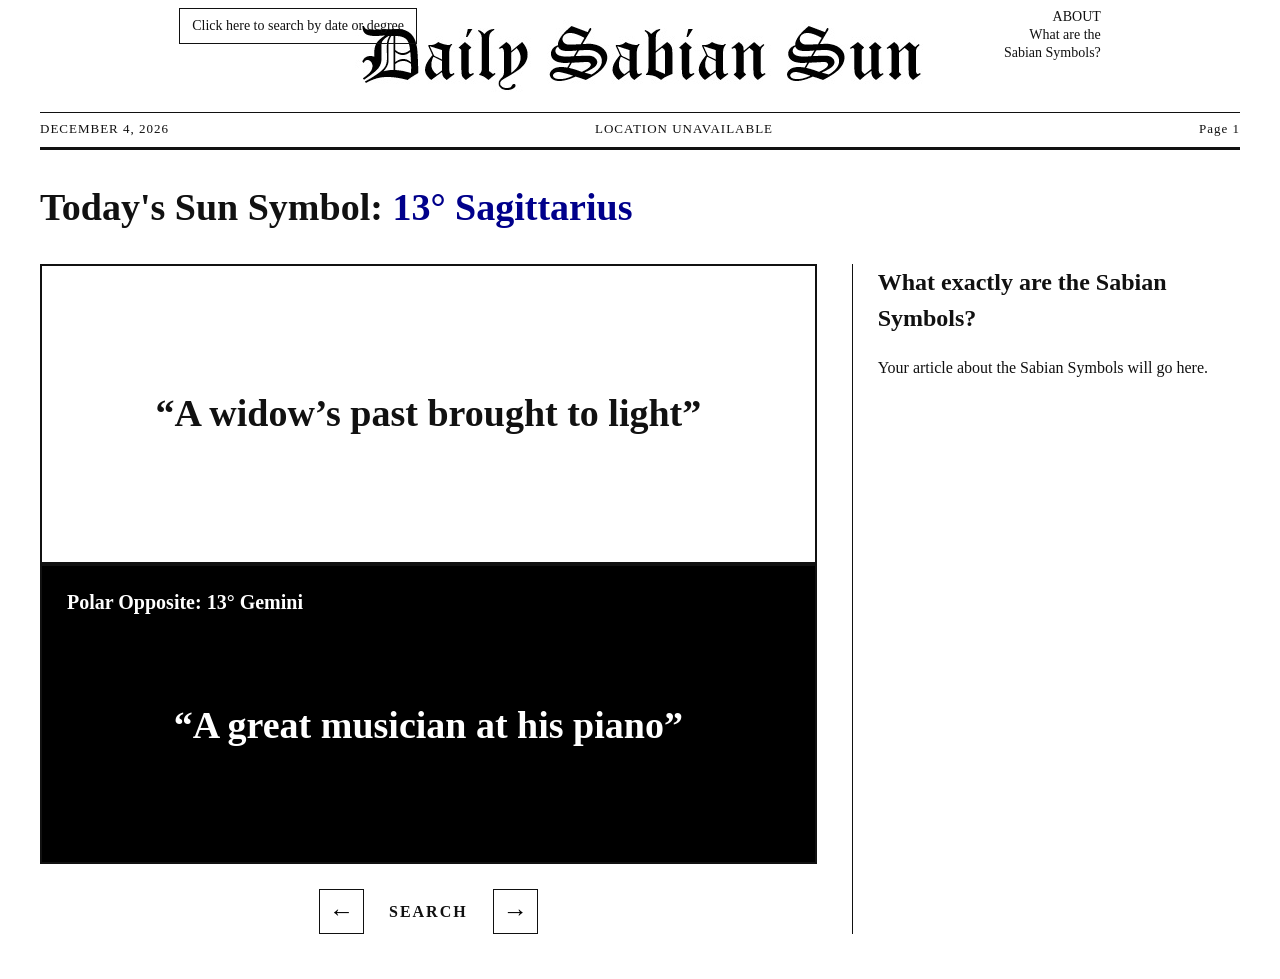
<file: index.html>
<!DOCTYPE html>
<html lang="en">
<head>
    
    <meta charset="UTF-8">
    <meta name="viewport" content="width=device-width, initial-scale=1.0">

    <title>Daily Sabian Sun</title>
    <link rel="icon" href="favicon.ico" type="image/ico">

    <link rel="stylesheet" href="style.css">
</head>

<body>

    <header class="newspaper-header">

        <div class="search-link">
            <a href="search.html" class="search-button">
                Click here to search by date or degree
            </a>
        </div>

        <div class="title-area">
            <img src="title.jpg" alt="Daily Sabian Sun" class="title-image">
        </div>

        <div class="about">
            ABOUT<br>
            <a href="#">What are the<br>Sabian Symbols?</a>
        </div>

        <div class="header-line">
            <span id="header-date"></span>
            <span id="visitor-location">VISITOR LOCATION</span>
            <span>Page 1</span>
        </div>

    </header>


    <main>

        <section class="daily-information">
            <h2 id="sun-symbol-title">Today's Sun Symbol: <span id="sun-symbol-degree"></span>
            </h2>

        </section>


        <section class="content-area">

            <div class="phrase-column">

                <!-- Today's Sun Symbol -->
                <section class="symbol-box sun-symbol">
                    <p id="sun-symbol-phrase" class="sabian-phrase"></p>
                </section>

                <!-- Polar Opposite Symbol -->
                <section class="symbol-box opposite-symbol">
                    <h2 id="opposite-symbol-title">Polar Opposite: <span id="opposite-symbol-degree"></span></h2>

                    <p id="opposite-symbol-phrase" class="sabian-phrase"></p>
                </section>

                <!-- Day Navigation -->
                <nav class="day-navigation">
                    <button type="button" id="previous-day" aria-label="Previous day">←</button>
                    <span>SEARCH</span>
                    <button type="button" id="next-day" aria-label="Next day">→</button>
                </nav>

            </div>

            <aside class="article">
                <h2>What exactly are the Sabian Symbols?</h2>
                <p>
                    Your article about the Sabian Symbols will go here.
                </p>
            </aside>

        </section>

    </main>

    <script src="symbols.js"></script>
    <script src="script.js"></script>

</body>
</html>
</file>
<file: style.css>
/* ------------------------------
   BASIC PAGE
   ------------------------------ */

   /* ==============================
   FONT SETTINGS
   Change these to test fonts
   ============================== */

:root {
    --title-font: Georgia, "Times New Roman", serif;
    --body-font: Georgia, "Times New Roman", serif;
    --headline-font: Georgia, "Times New Roman", serif;
    --phrase-font: Georgia, "Times New Roman", serif;
    --article-font: Georgia, "Times New Roman", serif;
}

* {
    box-sizing: border-box;
}

body {
    margin: 0;
    padding: 20px;
    background: #ffffff;
    color: #111111;
    font-family: Georgia, "Times New Roman", serif;
}


/* ------------------------------
   NEWSPAPER HEADER
   ------------------------------ */

.newspaper-header {
    max-width: 1200px;
    margin: 0 auto;
    border-bottom: 3px solid #111111;
    padding-bottom: 10px;
}

.title-area {
    text-align: center;
}

.title-area h1 {
    margin: 0;
    font-family: "Playfair Display", Georgia, "Times New Roman", serif;
    font-size: clamp(42px, 7vw, 88px);
    font-weight: 700;
    line-height: 1;
}

.location {
    margin-top: 8px;
    font-size: 16px;
    letter-spacing: 3px;
}

.search-link,
.about {
    position: absolute;
    top: 8px;
    font-size: 14px;
    line-height: 1.3;
}

.search-link {
    left: 14%;
    border: 1px solid #111;
    padding: 8px 12px;
    text-align: center;
}

.about {
    right: 14%;
    text-align: right;
}

.search-link a,
.about a {
    color: #111111;
    text-decoration: none;
}

.search-link a:hover,
.about a:hover {
    text-decoration: underline;
}

.header-line {
    display: flex;
    justify-content: space-between;
    margin-top: 15px;
    padding-top: 8px;
    border-top: 1px solid #111111;
    font-size: 13px;
    letter-spacing: 1px;
}


/* ------------------------------
   DAILY INFORMATION
   ------------------------------ */

.daily-information {
    max-width: 1200px;
    margin: 20px auto;
    text-align: left;
    font-size: 18px;
    font-family: var(--body-font);
}

.daily-information h2 {
    color: #111;
}

#solar-degree {
    color: darkblue;
}

.daily-information p {
    margin: 6px 0;
}


/* ------------------------------
   MAIN CONTENT
   ------------------------------ */

.content-area {
    max-width: 1200px;
    margin: 25px auto;
    display: grid;
    grid-template-columns: 2fr 1fr;
    gap: 35px;
}

.phrase-column {
    min-width: 0;
}

.phrase-area {
    min-height: 300px;
    border-top: 2px solid #111111;
    border-bottom: 2px solid #111111;
    display: flex;
    align-items: center;
    justify-content: center;
    text-align: center;
    padding: 40px;
}

.sabian-phrase {
    font-size: clamp(28px, 4vw, 52px);
    font-weight: bold;
    line-height: 1.25;
    margin: 0;
    font-family: var(--phrase-font);
}

/* Both symbol boxes */
.symbol-box {
    height: 300px;
    display: flex;
    flex-direction: column;
    justify-content: center;
    align-items: center;
    text-align: center;
    padding: 25px;
    border: 2px solid #111;
    overflow: auto;
}

/* Today's Sun Symbol: white background */
.sun-symbol {
    background: white;
    color: #111;
}

/* Polar Opposite: black background */
.opposite-symbol {
    background: black;
    color: white;
    margin-top: 0;
}

/* Symbol headings */
.symbol-box h2 {
    font-size: 20px;
    margin: 0 0 12px;
}

.symbol-box h3 {
    font-size: 22px;
    margin: 0 0 20px;
}

/* Sabian phrases */
.symbol-box .sabian-phrase {
    font-size: clamp(24px, 3vw, 38px);
    font-weight: bold;
    line-height: 1.3;
    margin: 0;
}

/* Today's Sun heading above the white box */
#sun-symbol-title {
    text-align: left;
    font-size: 24px;
    margin: 0 0 15px;
    color: #111;
}

/* Degree and sign within the Sun heading */
#sun-symbol-degree {
    color: darkblue;
    font-size: inherit;
    font-weight: inherit;
}

/* Opposite information aligned at the top-left */
.opposite-symbol {
    justify-content: flex-start;
    align-items: flex-start;
    text-align: left;
}

.opposite-symbol h2,
.opposite-symbol h3 {
    text-align: left;
    margin-top: 0;
}

/* Keep the opposite phrase centered in the black box */
.opposite-symbol .sabian-phrase {
    align-self: center;
    text-align: center;
    width: 100%;
    margin-top: auto;
    margin-bottom: auto;
}

.article {
    border-left: 1px solid #111111;
    padding-left: 25px;
    font-size: 16px;
    line-height: 1.5;
    font-family: var(--article-font);
}

.article h2 {
    margin-top: 0;
    font-size: 24px;
    font-family: var(--headline-font);
}


/* ------------------------------
   DAY NAVIGATION
   ------------------------------ */

.day-navigation {
    margin: 25px auto 0;
    display: flex;
    justify-content: center;
    align-items: center;
    gap: 25px;
    font-weight: bold;
    letter-spacing: 2px;
}

.day-navigation button {
    width: 45px;
    height: 45px;
    font-size: 25px;
    background: white;
    border: 1px solid #111111;
    cursor: pointer;
}

.day-navigation button:hover {
    background: #eeeeee;
}
/* Sun heading above the white box */
#sun-symbol-title {
    text-align: left;
    font-size: clamp(24px, 3vw, 38px);
    margin: 35px 0;
    color: #111;
}

#sun-symbol-degree {
    color: darkblue;
}

/* Opposite heading at the top-left of the black box */
#opposite-symbol-title {
    text-align: left;
    font-size: 20px;
    margin: 0;
    color: white;
    white-space: nowrap;
}

#opposite-symbol-degree {
    color: white;
    font-size: inherit;
}

/* Align search page with newspaper header */
.search-page {
    max-width: 1200px;
    margin: 20px auto;
}

/* HOME link on the search page */
.search-link a {
    color: #111;
    text-decoration: none;
    font-size: 14px;
}

.search-link a:hover {
    text-decoration: underline;
}

/* =====================================
   SEARCH PAGE: PLANETARY LAYOUT
   ===================================== */

.search-main-area {
    display: grid;
    grid-template-columns: 1fr 1.5fr;
    gap: 20px;
    align-items: start;
    margin-top: 25px;
}

/* Left column: planetary positions */
.planetary-positions {
    padding: 15px;
    border-right: 1px solid #111;
}

.planetary-positions h2 {
    font-size: 22px;
    margin-top: 0;
    text-align: center;
}

/* Right column: selected symbol */
.selected-symbol h2 {
    font-size: 22px;
    margin-top: 0;
    margin-bottom: 15px;
}

.selected-symbol .symbol-box {
    margin-bottom: 0;
}

/* Divider below the planetary section */
.planetary-divider {
    border: 0;
    border-top: 1px solid #111;
    margin: 25px 0;
}

/* Search options below the divider */
.search-options {
    margin-top: 20px;
}

.search-options > h1,
.search-options > .search-intro {
    text-align: center;
}

/* Stack the columns on smaller screens */
@media (max-width: 700px) {
    .search-main-area {
        grid-template-columns: 1fr;
    }

    .planetary-positions {
        border-right: none;
        border-bottom: 1px solid #111;
        padding-bottom: 20px;
    }
}

/* Planetary positions list */

#planet-list {
    display: flex;
    flex-direction: column;
    gap: 0;
    margin-top: 15px;
}

.planet-link {
    display: flex;
    justify-content: flex-start;
    gap: 12px;
    align-items: center;
    width: 100%;
    padding: 8px 5px;
    border: none;
    border-bottom: 1px solid #ccc;
    background: white;
    color: #111;
    font-family: Georgia, "Times New Roman", serif;
    font-size: 16px;
    text-align: left;
    cursor: pointer;
}

.planet-link:hover {
    background: #f2f2f2;
}

.planet-link span {
    color: #000080;
    font-weight: bold;
}

/* Blue zodiac degree on the selected planet heading */
.zodiac-degree {
    color: darkblue;
}
/* ------------------------------
   PHONE / TABLET
   ------------------------------ */

@media (max-width: 700px) {

    body {
        padding: 12px;
    }

    .search-link,
    .about {
        position: static;
        text-align: center;
        margin: 10px 0;
    }

    .title-image {
    width: min(571px, 80%);
    height: auto;
    display: block;
    margin: 0 auto;
    }

    .header-line {
        flex-direction: column;
        text-align: center;
        gap: 5px;
    }

    .content-area {
        grid-template-columns: 1fr;
        gap: 25px;
    }

    .article {
        border-left: none;
        border-top: 1px solid #111111;
        padding-left: 0;
        padding-top: 20px;
    }

    .phrase-area {
        min-height: 250px;
        padding: 25px;
    }
    

}
@media (max-width: 700px) {
    .header-line {
        display: flex;
        flex-direction: column;
        align-items: center;
        text-align: center;
    }

    #search-date {
        display: block;
        visibility: visible;
    }
}
</file>
